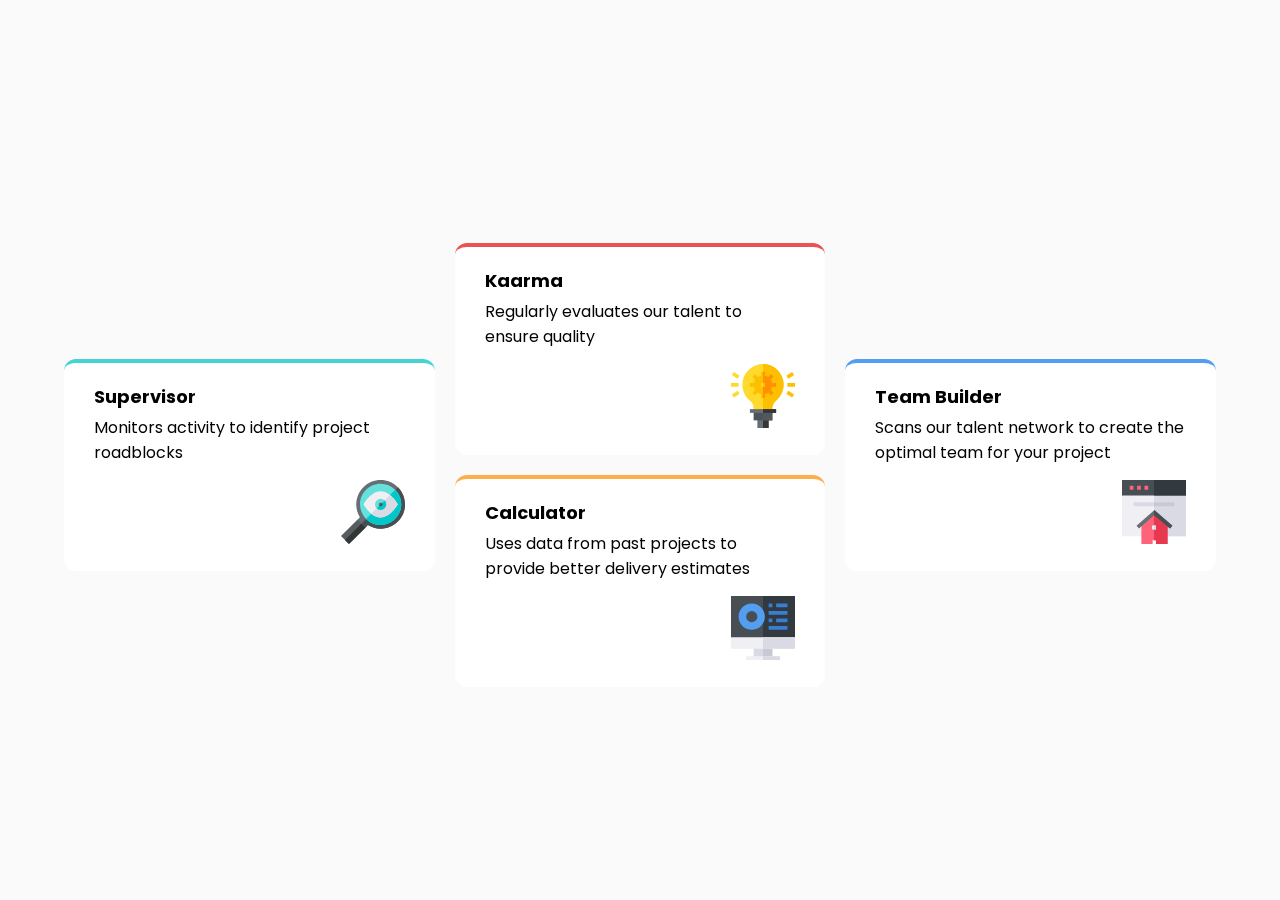
<file: index.html>
<!DOCTYPE html>
<html lang="en">
  <head>
    <meta charset="UTF-8" />
    <meta name="viewport" content="width=device-width, initial-scale=1.0" />
    <title>Four Feature Cards</title>
    <link rel="stylesheet" href="style.css" />
  </head>
  <body>
    <div class="container">
      <div class="box supervisor">
        <h3>Supervisor</h3>
        <p>Monitors activity to identify project roadblocks</p>
        <div class="icon">
          <img src="assets/eye.svg" alt="supervisorIcon" />
        </div>
      </div>

      <div class="box karma">
        <h3>Kaarma</h3>
        <p>Regularly evaluates our talent to ensure quality</p>
        <div class="icon">
          <img src="assets/lamp.svg" alt="supervisorIcon" />
        </div>
      </div>

      <div class="box calculator">
        <h3>Calculator</h3>
        <p>Uses data from past projects to provide better delivery estimates</p>
        <div class="icon">
          <img src="assets/calculator.svg" alt="supervisorIcon" />
        </div>
      </div>

      <div class="box house">
        <h3>Team Builder</h3>
        <p>
          Scans our talent network to create the optimal team for your project
        </p>
        <div class="icon">
          <img src="assets/house.svg" alt="supervisorIcon" />
        </div>
      </div>
    </div>
  </body>
</html>
</file>
<file: style.css>
@import url('https://fonts.googleapis.com/css2?family=Poppins:wght@200;400;600&display=swap');

*{
  margin: 0;
  padding: 0;
}

body{
  font-family: 'Poppins', Arial, Helvetica, sans-serif;
  background-color: hsl(0, 0%, 98%);
  display: flex;
  justify-content: center;
  align-items: center;
  height: 100vh;
  width: 100vw;
}

.container{
  width: 90%;
  margin-top: 30px;
  display: grid;
  grid-template-columns: repeat(3, minmax(300PX, 1fr));
  grid-template-rows: 1fr 1fr 1fr 1fr;
  gap: 20px;
}

.box{
  background-color: #fff;
  border-radius: 12px;
  padding: 20px 30px;
  transition: transform 1.3s;
  transform-style: preserve-3d;
}
.box:hover {
  transform: rotateY(360deg);
}
h3{
  font-size: 18px;
  font-weight: bold;
  margin-bottom: 5px;
}

p{
  margin-bottom: 15px;
}

.icon{
  text-align: end;
}

.supervisor{
  grid-row: 2 / 4;
  border-top: 4px solid hsl(180, 62%, 55%);
}

.karma{
  grid-row: 1 / 3;
  border-top: 4px solid hsl(0, 78%, 62%);
}

.calculator{
  grid-row: 3 / 5;
  border-top: 4px solid hsl(34, 97%, 64%);
}

.house{
  grid-row: 2/ 4;
  border-top: 4px solid hsl(212, 86%, 64%);
}

@media screen and (max-width: 800px){
  body{
    padding: 16px 0;
    height: 100%;
  }
  .container {
    width: 90%;
    grid-template-columns: 1fr;
  }
  .supervisor {
    grid-row: 1 / 2;
  }
  .karma {
    grid-row: 2 / 3;
  }
  .calculator {
    grid-row: 3 / 4;
  }
  .house {
    grid-row: 4 / 5;
  }
}

@media (min-width: 801px) and (max-width: 1200px) {
  .container {
    grid-template-columns: 1fr 1fr;
    grid-template-rows: 1fr 1fr;
  }
  .supervisor {
    grid-row: 1 / 2;
  }
  .karma {
    grid-row: 1/2;
  }
  .calculator {
    grid-row: 2/4;
  }
  .house {
    grid-row: 2/4;
  }
}
</file>
